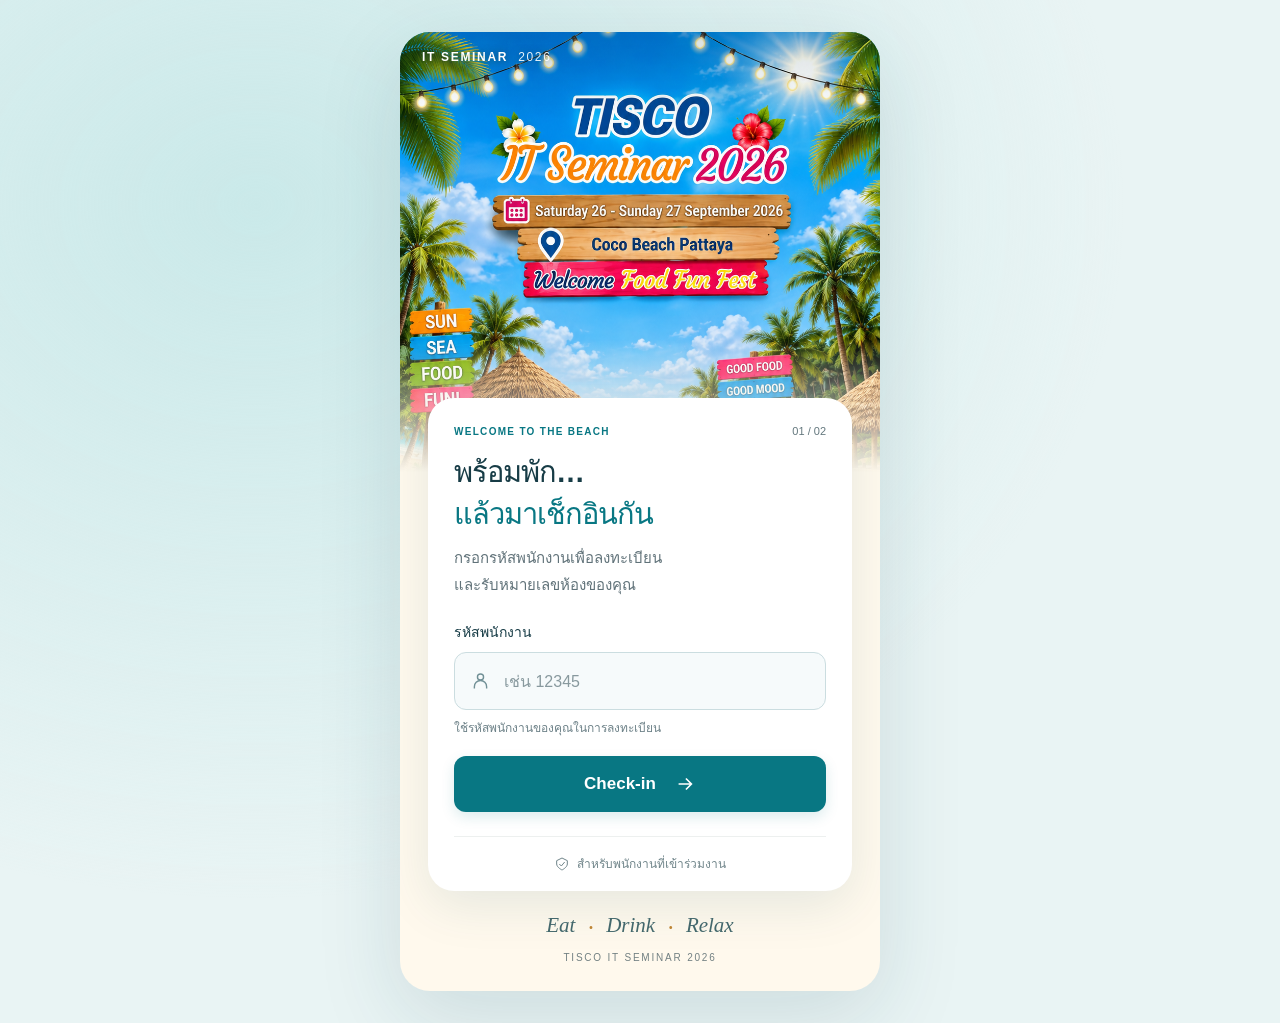
<file: index.html>
<!doctype html>
<html lang="th">
<head>
<meta charset="utf-8">
<meta name="viewport" content="width=device-width, initial-scale=1, viewport-fit=cover">
<meta name="theme-color" content="#087783">
<meta name="description" content="ลงทะเบียน TISCO IT Seminar 2026 และรับหมายเลขห้อง">
<title>TISCO IT Seminar 2026 | ลงทะเบียน</title>
<link rel="preconnect" href="https://fonts.googleapis.com">
<link rel="preconnect" href="https://fonts.gstatic.com" crossorigin>
<link href="https://fonts.googleapis.com/css2?family=Sarabun:wght@400;500;600;700&display=swap" rel="stylesheet">
<link rel="stylesheet" href="styles.css"><script src="app.js" defer></script>
</head>
<body>
<main class="event-app">
  <header class="hero" aria-label="TISCO IT Seminar 2026">
    <img src="hero-portrait.png" width="941" height="1672" alt="TISCO IT Seminar 2026 บรรยากาศงานริมทะเล ต้นปาล์มและหาดทราย" fetchpriority="high">
    <div class="hero-shade"></div>
    <span class="edition">IT SEMINAR <span>2026</span></span>
  </header>
  
  <div class="content">
    <section class="checkin-card" aria-label="ลงทะเบียนเข้าร่วมงาน">
      <div class="card-top">
        <span class="eyebrow">WELCOME TO THE BEACH</span>
        <span class="step" id="step">01 / 02</span>
      </div>

      <!-- ส่วนที่ 1: หน้ากรอกรหัสพนักงาน -->
      <div id="registration">
        <h1>พร้อมพัก…<br><span>แล้วมาเช็กอินกัน</span></h1>
        <p class="intro">กรอกรหัสพนักงานเพื่อลงทะเบียน<br>และรับหมายเลขห้องของคุณ</p>
        
        <form id="checkin-form" novalidate>
          <label for="employee-id">รหัสพนักงาน</label>
          <div class="input-wrap">
            <svg viewBox="0 0 24 24" aria-hidden="true"><circle cx="12" cy="8" r="3.5"/><path d="M5 21v-2a7 7 0 0 1 14 0v2"/></svg>
            <input id="employee-id" name="employeeId" type="text" inputmode="numeric" autocomplete="off" maxlength="20" placeholder="เช่น 12345" aria-describedby="input-help error" required>
          </div>
          <p class="input-help" id="input-help">ใช้รหัสพนักงานของคุณในการลงทะเบียน</p>
          <p id="error" class="error" role="alert" style="display: none;"></p>
          
          <button class="primary" type="submit" id="submit-btn">
            <span id="btn-text">Check-in</span>
            <div id="btn-loader" class="btn-spinner" style="display: none;"></div>
            <svg id="btn-arrow" viewBox="0 0 24 24" aria-hidden="true"><path d="M5 12h14m-6-6 6 6-6 6"/></svg>
          </button>
        </form>
      </div>

      <!-- ส่วนที่ 2: หน้าแสดงผลเมื่อลงทะเบียนสำเร็จ -->
      <section id="success" style="display: none;" aria-labelledby="success-title">
        <div class="success-icon" aria-hidden="true"><svg viewBox="0 0 24 24"><path d="m5 12 4 4L19 6"/></svg></div>
        <h1 id="success-title" tabindex="-1">Check-in สำเร็จ</h1>
        <p class="welcome" id="welcome-msg">ยินดีต้อนรับ</p>
        
        <div class="room-ticket">
          <span>ห้องของคุณคือ</span>
          <strong><small>ROOM</small> <span id="room-number">-</span></strong>
          <div class="ticket-bottom">
            <span>รหัส: <b id="guest-id">-</b></span>
            <span>กลุ่ม: <b id="guest-group">-</b></span>
          </div>
        </div>

        <p class="enjoy">เก็บหน้านี้ไว้ แล้วไปสนุกด้วยกันครับ</p>
        <button class="secondary" id="reset" type="button">กลับหน้าลงทะเบียน</button>
      </section>

      <div class="card-footer">
        <svg viewBox="0 0 24 24" aria-hidden="true"><path d="M12 3 4 7v5c0 5 8 9 8 9s8-4 8-9V7z"/><path d="m8 12 3 3 5-6"/></svg>
        <span>สำหรับพนักงานที่เข้าร่วมงาน</span>
      </div>
    </section>

    <footer class="page-footer">
      <p>Eat <i>•</i> Drink <i>•</i> Relax</p>
      <span>TISCO IT SEMINAR 2026</span>
    </footer>
  </div>
</main>

<script>
  const SCRIPT_URL = 'https://script.google.com/macros/s/AKfycbyHGALqaoPvKzkc0BCtXWshMYJE1dFCIy6Au22W0-mDvbJEBOTknW-Vdoj-Bs6F3g9S/exec';
  
  // Element References
  const form = document.getElementById('checkin-form');
  const employeeIdInput = document.getElementById('employee-id');
  const submitBtn = document.getElementById('submit-btn');
  const btnText = document.getElementById('btn-text');
  const btnLoader = document.getElementById('btn-loader');
  const btnArrow = document.getElementById('btn-arrow');
  const errorMsg = document.getElementById('error');

  const registrationSection = document.getElementById('registration');
  const successSection = document.getElementById('success');
  const stepIndicator = document.getElementById('step');

  const successTitle = document.getElementById('success-title');
  const welcomeMsg = document.getElementById('welcome-msg');
  const roomNumber = document.getElementById('room-number');
  const guestId = document.getElementById('guest-id');
  const guestGroup = document.getElementById('guest-group');
  const resetBtn = document.getElementById('reset');

  let currentEmployeeId = '';

  // Form Submit Handler
  form.addEventListener('submit', (e) => {
    e.preventDefault();
    const idVal = employeeIdInput.value.trim();

    if (!idVal) {
      showError('กรุณากรอกรหัสพนักงาน');
      return;
    }

    setLoading(true);
    currentEmployeeId = idVal;

    // เคลียร์ JSONP เก่า (ถ้ามี)
    const oldScript = document.getElementById('jsonp-script');
    if (oldScript) oldScript.remove();

    // สร้าง Script Tag สำหรับ JSONP Callback
    const script = document.createElement('script');
    script.id = 'jsonp-script';
    script.src = `${SCRIPT_URL}?callback=handleGASResponse&employeeId=${encodeURIComponent(idVal)}`;
    script.onerror = () => {
      handleGASResponse({ status: 'error', message: 'ไม่สามารถเชื่อมต่อกับเซิร์ฟเวอร์ได้ กรุณาลองใหม่อีกครั้ง' });
    };

    document.body.appendChild(script);
  });

  // GAS Response Callback
  window.handleGASResponse = function(data) {
    setLoading(false);

    // ลบแท็ก script ของ jsonp ออกหลังประมวลผลเสร็จ
    const scriptTag = document.getElementById('jsonp-script');
    if (scriptTag) scriptTag.remove();

    if (data.status === 'success' || data.status === 'already_checked_in') {
      showSuccess(data);
    } else if (data.status === 'not_found') {
      showError('ไม่พบข้อมูลหรือเบอร์ห้องสำหรับรหัสพนักงานนี้');
    } else {
      showError(data.message || 'เกิดข้อผิดพลาดที่ไม่ทราบสาเหตุ');
    }
  };

  function setLoading(isLoading) {
    submitBtn.disabled = isLoading;
    if (isLoading) {
      btnText.textContent = 'กำลังตรวจสอบ...';
      btnLoader.style.display = 'inline-block';
      btnArrow.style.display = 'none';
      errorMsg.style.display = 'none';
    } else {
      btnText.textContent = 'Check-in';
      btnLoader.style.display = 'none';
      btnArrow.style.display = 'inline-block';
    }
  }

  function showError(msg) {
    errorMsg.textContent = msg;
    errorMsg.style.display = 'block';
  }

  function showSuccess(data) {
    registrationSection.style.display = 'none';
    successSection.style.display = 'block';
    stepIndicator.textContent = '02 / 02';

    if (data.status === 'already_checked_in') {
      successTitle.textContent = 'เช็กอินเรียบร้อยแล้ว';
      welcomeMsg.textContent = 'คุณได้ดำเนินการเช็กอินไว้ก่อนหน้านี้แล้ว';
    } else {
      successTitle.textContent = 'Check-in สำเร็จ';
      welcomeMsg.textContent = 'ยินดีต้อนรับสู่งานสัมมนา!';
    }

    roomNumber.textContent = data.room || '-';
    guestId.textContent = currentEmployeeId;
    guestGroup.textContent = data.group || '-';
  }

  // Reset Button กลับไปหน้าแรก
  resetBtn.addEventListener('click', () => {
    employeeIdInput.value = '';
    errorMsg.style.display = 'none';
    successSection.style.display = 'none';
    registrationSection.style.display = 'block';
    stepIndicator.textContent = '01 / 02';
    employeeIdInput.focus();
  });
</script>
</body>
</html>
</file>
<file: styles.css>
:root{font-family:"Thonburi","Leelawadee UI","Noto Sans Thai",Tahoma,sans-serif;color:#173c46;background:#e9f4f4;font-synthesis:none;--ocean:#087783;--ink:#173c46}*{box-sizing:border-box}body{margin:0;min-width:280px}button,input{font:inherit}button{cursor:pointer}button, input{-webkit-tap-highlight-color:transparent}button:focus-visible,input:focus-visible{outline:3px solid #eaae3b;outline-offset:4px}[hidden]{display:none!important}.event-app{max-width:480px;margin:auto;background:#fff9ed;min-height:100svh;overflow:hidden}.hero{height:415px;position:relative;background:#13a7c0;overflow:hidden}.hero img{display:block;width:100%;height:auto;min-height:100%;object-fit:cover;object-position:top}.hero-shade{position:absolute;inset:0;background:linear-gradient(180deg,rgba(0,47,62,.15),transparent 20%,transparent 70%,#fff9ed 100%);pointer-events:none}.edition{position:absolute;top:max(18px,env(safe-area-inset-top));left:22px;color:white;font-size:12px;font-weight:700;letter-spacing:.14em;text-shadow:0 1px 8px #154b5c}.edition span{font-weight:400;opacity:.9;margin-left:5px}.content{position:relative;margin-top:-74px;padding:0 22px 26px}.checkin-card{position:relative;background:#fff;border-radius:26px;padding:26px 25px 0;box-shadow:0 15px 50px #0c52631a;border:1px solid #ffffffbf}.card-top{display:flex;justify-content:space-between;align-items:center;gap:8px;margin-bottom:14px}.eyebrow{color:var(--ocean);font-size:10px;letter-spacing:.13em;font-weight:700}.step{font-size:11px;color:#63777d;white-space:nowrap}h1{font-size:29px;line-height:1.45;letter-spacing:-.035em;margin:0 0 9px;font-weight:700}h1 span{color:var(--ocean)}.intro{font-size:15px;line-height:1.8;color:#607279;margin:0 0 23px}label{font-size:14px;display:block;font-weight:700;margin-bottom:9px}.input-wrap{position:relative}.input-wrap svg{position:absolute;left:16px;top:18px;width:21px;height:21px;fill:none;stroke:#719096;stroke-width:1.6}input{width:100%;height:58px;background:#f6fafb;border:1px solid #cbdde0;border-radius:12px;padding:0 15px 0 49px;font-size:18px;color:var(--ink);transition:border-color .15s}input::placeholder{color:#88999e;font-size:16px}input:focus{border-color:var(--ocean)}input[aria-invalid=true]{border-color:#be3444;background:#fff9f9}.input-help{font-size:12px;color:#6c8087;margin:8px 0 19px}.error{color:#ac2738;font-size:14px;line-height:1.6;margin:-5px 0 14px}.primary{display:flex;align-items:center;justify-content:center;gap:18px;width:100%;min-height:56px;border:0;border-radius:12px;background:var(--ocean);color:white;font-size:17px;font-weight:700;box-shadow:0 5px 14px #08778324}.primary:hover{background:#076771}.primary:active{transform:translateY(1px)}.primary svg{width:22px;height:22px;stroke:currentColor;fill:none;stroke-width:1.8}.card-footer{border-top:1px solid #edf0ef;display:flex;align-items:center;justify-content:center;gap:7px;margin-top:24px;padding:17px 0;font-size:12px;color:#70858a}.card-footer svg{width:16px;height:16px;fill:none;stroke:currentColor;stroke-width:1.5}.page-footer{text-align:center;padding-top:22px}.page-footer p{font-family:Georgia,serif;font-style:italic;font-size:21px;color:#45696d;margin:0 0 9px}.page-footer i{font-size:12px;padding:0 8px;color:#c28734}.page-footer>span{font-size:10px;letter-spacing:.18em;color:#738183}.demo-note{margin-top:16px;font-size:11px;color:#65787a;line-height:1.7}#success{text-align:center}.success-icon{width:50px;height:50px;background:#e1f4ed;color:#188263;border-radius:50%;display:grid;place-items:center;margin:10px auto 15px}.success-icon svg{width:27px;fill:none;stroke:currentColor;stroke-width:2.5}#success h1{font-size:26px;letter-spacing:-.02em;outline:none}.welcome{font-size:16px;margin:8px 0 22px;line-height:1.8}.room-ticket{background:#edf8f6;border:1px solid #c7e3dd;border-radius:16px;padding:21px 20px 0;color:#136b66}.room-ticket>span{font-size:15px}.room-ticket>strong{display:block;font-family:Arial,sans-serif;font-size:65px;font-weight:700;line-height:1.35;letter-spacing:-.03em}.room-ticket small{font-size:19px;letter-spacing:.03em;vertical-align:middle}.ticket-bottom{border-top:1px dashed #aed3c9;margin-top:15px;padding:13px 0;display:flex;justify-content:space-between;gap:10px;font-size:13px}.enjoy{font-size:13px;color:#6c8087;margin:20px 0 14px}.secondary{min-height:46px;width:100%;background:white;color:var(--ocean);border:1px solid #b9d3d4;border-radius:10px;font-size:14px}.secondary:hover{background:#f3faf9}@media(min-width:700px){body{padding:32px 20px;background:radial-gradient(ellipse at 20% 20%,#cae9e9,transparent 60%),#e9f4f4}.event-app{border-radius:30px;box-shadow:0 25px 85px #16455322;min-height:0}.hero{height:440px}.content{margin-top:-74px;padding-left:28px;padding-right:28px}}@media(max-width:360px){.hero{height:355px}.content{padding-left:15px;padding-right:15px;margin-top:-55px}.checkin-card{padding:22px 19px 0}h1{font-size:26px}.eyebrow{font-size:9px}}@media(prefers-reduced-motion:reduce){*{transition:none!important;scroll-behavior:auto!important}}
</file>
